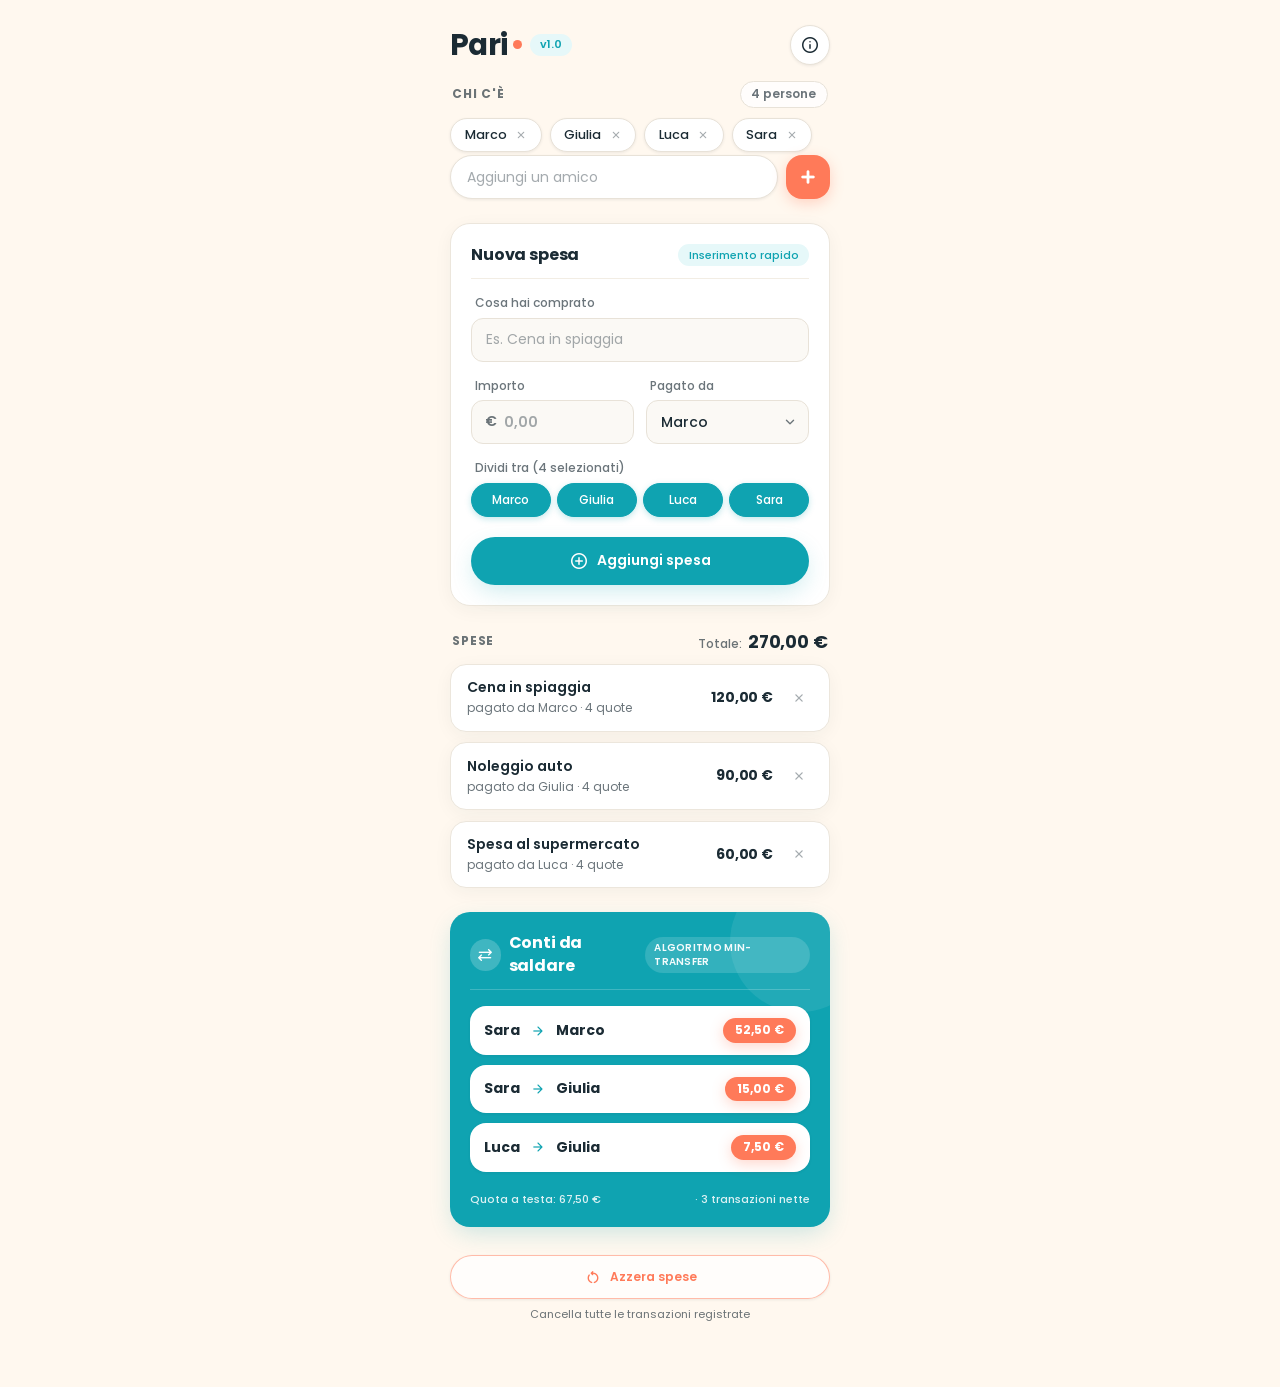
<file: index.html>
<!DOCTYPE html>
<html lang="it">

<head>
  <meta charset="UTF-8" />
  <meta name="viewport"
    content="width=device-width, initial-scale=1.0, maximum-scale=1.0, user-scalable=no, viewport-fit=cover" />
  <title>Chi ha pagato - Conti Condivisi</title>

  <!-- Google Fonts: Poppins (testi) e Material Symbols Rounded (icone) -->
  <link rel="preconnect" href="https://fonts.googleapis.com" />
  <link rel="preconnect" href="https://fonts.gstatic.com" crossorigin />
  <link href="https://fonts.googleapis.com/css2?family=Poppins:wght@400;500;600;700&display=swap" rel="stylesheet" />
  <link
    href="https://fonts.googleapis.com/css2?family=Material+Symbols+Rounded:opsz,wght,FILL,GRAD@20..48,100..700,0..1,-50..200"
    rel="stylesheet" />

  <!-- Foglio di stile CSS esterno -->
  <link rel="stylesheet" href="style.css" />
</head>

<body>

  <!-- =========================================================
       CONTENITORE PRINCIPALE (Mobile-first, max 420px)
       ========================================================= -->
  <div class="app-container">

    <!-- 1. HEADER DELL'APPLICAZIONE -->
    <header class="app-header">
      <div class="brand-group">
        <h1 class="brand-title">
          Pari
          <span class="brand-dot" aria-hidden="true"></span>
        </h1>
        <span class="brand-badge">v1.0</span>
      </div>
      <button id="info-btn" class="btn-icon-circle" type="button" aria-label="Informazioni sull'applicazione">
        <span class="material-symbols-rounded">info</span>
      </button>
    </header>

    <!-- AREA PRINCIPALE CONTENUTI -->
    <main class="app-main">

      <!-- 2. SEZIONE "CHI C'È" (PARTECIPANTI) -->
      <section class="section-people" aria-labelledby="people-heading">
        <div class="section-header">
          <h2 id="people-heading" class="section-title">Chi c'è</h2>
          <span id="people-count" class="counter-badge">0 persone</span>
        </div>

        <!-- Lista dei chip con i partecipanti -->
        <div id="people-chips" class="people-chips-container" aria-live="polite"></div>

        <!-- Input per aggiungere un nuovo amico -->
        <div class="add-person-form">
          <input id="person-name-input" class="input-text-pill" type="text" placeholder="Aggiungi un amico"
            maxlength="25" autocomplete="off" aria-label="Nome del nuovo partecipante" />
          <button id="add-person-btn" class="btn-add-icon" type="button" aria-label="Aggiungi partecipante alla lista">
            <span class="material-symbols-rounded">add</span>
          </button>
        </div>

        <!-- Messaggio di avviso per errori sulle persone -->
        <div id="person-feedback" class="feedback-message" role="alert"></div>
      </section>

      <!-- 3. CARD "NUOVA SPESA" -->
      <section class="card" aria-labelledby="new-expense-heading">
        <div class="card-header">
          <h3 id="new-expense-heading" class="card-title">Nuova spesa</h3>
          <span class="card-badge">Inserimento rapido</span>
        </div>

        <!-- Campo: Descrizione della spesa -->
        <div class="form-group">
          <label for="expense-desc-input" class="form-label">Cosa hai comprato</label>
          <input id="expense-desc-input" class="input-field" type="text" placeholder="Es. Cena in spiaggia"
            autocomplete="off" />
        </div>

        <!-- Griglia: Importo e Pagato da -->
        <div class="form-grid-2">
          <div class="form-group">
            <label for="expense-amount-input" class="form-label">Importo</label>
            <div class="input-currency-wrapper">
              <span class="currency-symbol" aria-hidden="true">€</span>
              <input id="expense-amount-input" class="input-field" type="text" inputmode="decimal" placeholder="0,00"
                autocomplete="off" />
            </div>
          </div>

          <div class="form-group">
            <label for="expense-payer-select" class="form-label">Pagato da</label>
            <div class="select-wrapper">
              <select id="expense-payer-select" class="select-field" aria-label="Seleziona chi ha pagato la spesa">
                <!-- Opzioni popolate dinamicamente -->
              </select>
              <span class="material-symbols-rounded select-arrow" aria-hidden="true">expand_more</span>
            </div>
          </div>
        </div>

        <!-- Campo: Dividi tra (Chip interattivi) -->
        <div class="form-group">
          <label id="split-label" class="form-label">Dividi tra (0 selezionati)</label>
          <div id="split-chips-container" class="split-chips-grid" role="group" aria-labelledby="split-label">
            <!-- Pulsanti chip generati dinamicamente -->
          </div>
        </div>

        <!-- Pulsante di invio della spesa -->
        <button id="add-expense-btn" class="btn-primary-cta" type="button">
          <span class="material-symbols-rounded">add_circle</span>
          <span>Aggiungi spesa</span>
        </button>

        <!-- Messaggio di errore per validazione spesa -->
        <div id="expense-feedback" class="feedback-message" role="alert"></div>
      </section>

      <!-- 4. SEZIONE "SPESE" (LISTA DELLE TRANSAZIONI) -->
      <section class="section-expenses" aria-labelledby="expenses-heading">
        <div class="section-header">
          <h2 id="expenses-heading" class="section-title">Spese</h2>
          <div class="expenses-total-group">
            <span class="expenses-total-label">Totale:</span>
            <span id="expenses-total-amount" class="expenses-total-amount">0,00 €</span>
          </div>
        </div>

        <!-- Contenitore della lista delle spese -->
        <div id="expenses-list" class="expenses-list" aria-live="polite">
          <!-- Righe generate da JavaScript -->
        </div>
      </section>

      <!-- 5. CARD "CONTI DA SALDARE" (TURCHESE) -->
      <section class="card-settlement" aria-labelledby="settlement-heading">
        <!-- Decorazione grafica estiva -->
        <div class="settlement-bg-circle" aria-hidden="true"></div>

        <div class="settlement-header">
          <div class="settlement-title-group">
            <div class="settlement-icon-badge" aria-hidden="true">
              <span class="material-symbols-rounded">sync_alt</span>
            </div>
            <h3 id="settlement-heading" class="settlement-title">Conti da saldare</h3>
          </div>
          <span class="settlement-tag">Algoritmo Min-Transfer</span>
        </div>

        <!-- Lista dei debiti/trasferimenti netti da effettuare -->
        <div id="settlement-list" class="settlement-list" aria-live="polite">
          <!-- Righe generate da JavaScript -->
        </div>

        <!-- Riepilogo inferiore della card -->
        <div class="settlement-footer">
          <span id="settlement-per-person">Quota a testa: 0,00 €</span>
          <span id="settlement-transfers-count">· 0 transazioni nette</span>
        </div>
      </section>

      <!-- 6. AZIONE SECONDARIA (AZZERA SPESE) -->
      <div class="reset-section">
        <button id="reset-expenses-btn" class="btn-reset" type="button">
          <span class="material-symbols-rounded">restart_alt</span>
          <span>Azzera spese</span>
        </button>
        <span class="reset-hint">Cancella tutte le transazioni registrate</span>
      </div>

    </main>
  </div>

  <!-- MODALE INFORMATIVO -->
  <div id="info-modal" class="modal-overlay" role="dialog" aria-modal="true" aria-labelledby="info-modal-title">
    <div class="modal-card">
      <div class="modal-header">
        <h3 id="info-modal-title">Come funziona Pari</h3>
        <button id="close-modal-btn" class="btn-icon-circle" type="button" aria-label="Chiudi finestra informazioni">
          <span class="material-symbols-rounded">close</span>
        </button>
      </div>
      <div class="modal-body">
        <p><strong>1. Persone:</strong> Aggiungi gli amici con cui stai condividendo le spese delle vacanze o delle
          uscite.</p>
        <p><strong>2. Spese:</strong> Registra ogni acquisto indicando chi ha pagato e seleziona con un tocco tra chi
          dividerlo.</p>
        <p><strong>3. Conti esatti:</strong> Pari calcola al centesimo il saldo di tutti e riduce al minimo
          indispensabile il numero di scambi di denaro da effettuare!</p>
      </div>
    </div>
  </div>

  <!-- Script JavaScript esterno -->
  <script src="script.js"></script>
</body>

</html>
</file>
<file: style.css>
/* =========================================================
   VARIABILI CSS (:root)
   Palette costiera, font, raggi di curvatura e ombre
   ========================================================= */
:root {
  /* Colori principali */
  --color-sand: #FFF8EF;          /* Sfondo caldo sabbia */
  --color-petrol: #1B2B34;        /* Testo scuro blu petrolio */
  --color-petrol-muted: rgba(27, 43, 52, 0.65);
  --color-petrol-light: rgba(27, 43, 52, 0.4);
  --color-sea: #0FA3B1;           /* Turchese mare primario */
  --color-sea-hover: #0D8E9B;
  --color-sea-light: #E6F8F9;     /* Fondo turchese chiaro */
  --color-coral: #FF7A59;         /* Corallo accento */
  --color-coral-hover: #F26B49;
  --color-coral-light: rgba(255, 122, 89, 0.12);
  --color-white: #FFFFFF;
  --color-input-bg: #FBF9F5;
  
  /* Bordi */
  --color-border: #E8E2D8;
  --color-border-card: #ECE6DC;
  --color-border-subtle: #F2EDE4;

  /* Stato di errore */
  --color-error: #BA1A1A;
  --color-error-bg: #FFDAD6;

  /* Ombre morbide */
  --shadow-soft: 0 4px 20px -2px rgba(27, 43, 52, 0.06);
  --shadow-highlight: 0 8px 24px -4px rgba(15, 163, 177, 0.24);
  --shadow-coral: 0 4px 14px 0 rgba(255, 122, 89, 0.3);
  --shadow-sm: 0 1px 3px rgba(27, 43, 52, 0.08);

  /* Raggi di curvatura (Border radius) */
  --radius-pill: 9999px;
  --radius-card: 20px;
  --radius-button: 16px;
  --radius-input: 12px;

  /* Tipografia */
  --font-family: 'Poppins', sans-serif;
}

/* =========================================================
   RESET E STILI DI BASE
   ========================================================= */
*, *::before, *::after {
  box-sizing: border-box;
  margin: 0;
  padding: 0;
}

html, body {
  width: 100%;
  min-height: 100%;
  background-color: var(--color-sand);
  color: var(--color-petrol);
  font-family: var(--font-family);
  -webkit-font-smoothing: antialiased;
  line-height: 1.4;
}

/* Nasconde la scrollbar pur mantenendo lo scroll */
::-webkit-scrollbar {
  display: none;
}
* {
  -ms-overflow-style: none;
  scrollbar-width: none;
}

/* Impostazione icone Google */
.material-symbols-rounded {
  font-family: 'Material Symbols Rounded';
  font-weight: normal;
  font-style: normal;
  font-size: 20px;
  line-height: 1;
  display: inline-block;
  vertical-align: middle;
  user-select: none;
}

/* =========================================================
   LAYOUT MOBILE-FIRST (Centrato su desktop max 420px)
   ========================================================= */
.app-container {
  width: 100%;
  max-width: 420px;
  margin: 0 auto;
  min-height: 100vh;
  display: flex;
  flex-direction: column;
  padding: 1rem 1.25rem 2.5rem;
}

/* =========================================================
   HEADER
   ========================================================= */
.app-header {
  display: flex;
  align-items: center;
  justify-content: space-between;
  padding: 0.5rem 0 1rem;
}

.brand-group {
  display: flex;
  align-items: center;
  gap: 0.5rem;
}

.brand-title {
  font-size: 1.85rem;
  font-weight: 700;
  letter-spacing: -0.02em;
  color: var(--color-petrol);
  display: flex;
  align-items: center;
}

.brand-dot {
  display: inline-block;
  width: 9px;
  height: 9px;
  background-color: var(--color-coral);
  border-radius: var(--radius-pill);
  margin-left: 0.35rem;
  animation: pulse 2s infinite ease-in-out;
}

@keyframes pulse {
  0%, 100% { transform: scale(1); opacity: 1; }
  50% { transform: scale(1.3); opacity: 0.7; }
}

.brand-badge {
  font-size: 11px;
  font-weight: 600;
  color: var(--color-sea);
  background-color: var(--color-sea-light);
  padding: 0.2rem 0.6rem;
  border-radius: var(--radius-pill);
  letter-spacing: 0.02em;
}

.btn-icon-circle {
  width: 40px;
  height: 40px;
  border-radius: var(--radius-pill);
  background-color: var(--color-white);
  border: 1px solid var(--color-border);
  box-shadow: var(--shadow-sm);
  display: flex;
  align-items: center;
  justify-content: center;
  color: var(--color-petrol);
  cursor: pointer;
  transition: all 0.2s ease;
}

.btn-icon-circle:hover {
  background-color: var(--color-sea-light);
  color: var(--color-sea);
  border-color: var(--color-sea);
}

.btn-icon-circle:active {
  transform: scale(0.95);
}

/* =========================================================
   MAIN E SEZIONI
   ========================================================= */
.app-main {
  flex: 1;
  display: flex;
  flex-direction: column;
  gap: 1.5rem;
}

.section-header {
  display: flex;
  align-items: center;
  justify-content: space-between;
  padding: 0 0.15rem;
  margin-bottom: 0.6rem;
}

.section-title {
  font-size: 0.75rem;
  font-weight: 700;
  text-transform: uppercase;
  letter-spacing: 0.06em;
  color: var(--color-petrol-muted);
}

.counter-badge {
  font-size: 0.75rem;
  font-weight: 600;
  color: var(--color-petrol-muted);
  background-color: rgba(255, 255, 255, 0.8);
  padding: 0.25rem 0.65rem;
  border-radius: var(--radius-pill);
  border: 1px solid var(--color-border);
}

/* =========================================================
   SEZIONE: CHI C'È (PERSONE)
   ========================================================= */
.people-chips-container {
  display: flex;
  flex-wrap: wrap;
  gap: 0.5rem;
  min-height: 34px;
}

.person-chip {
  display: inline-flex;
  align-items: center;
  gap: 0.35rem;
  padding: 0.35rem 0.65rem 0.35rem 0.85rem;
  background-color: var(--color-white);
  border: 1px solid var(--color-border);
  border-radius: var(--radius-pill);
  box-shadow: var(--shadow-sm);
  font-size: 0.8rem;
  font-weight: 500;
  color: var(--color-petrol);
  transition: transform 0.15s ease;
}

.person-chip:hover {
  border-color: #d8cfc3;
}

.chip-delete-btn {
  width: 18px;
  height: 18px;
  border-radius: var(--radius-pill);
  border: none;
  background: transparent;
  display: flex;
  align-items: center;
  justify-content: center;
  color: var(--color-petrol-light);
  cursor: pointer;
  transition: color 0.2s ease, background-color 0.2s ease;
}

.chip-delete-btn:hover {
  color: var(--color-coral);
  background-color: var(--color-coral-light);
}

.chip-delete-btn .material-symbols-rounded {
  font-size: 14px;
}

.add-person-form {
  display: flex;
  gap: 0.5rem;
  margin-top: 0.2rem;
}

.input-text-pill {
  flex: 1;
  height: 44px;
  padding: 0 1rem;
  background-color: var(--color-white);
  border: 1px solid var(--color-border);
  border-radius: var(--radius-pill);
  font-family: var(--font-family);
  font-size: 0.875rem;
  color: var(--color-petrol);
  box-shadow: var(--shadow-sm);
  outline: none;
  transition: border-color 0.2s ease, box-shadow 0.2s ease;
}

.input-text-pill::placeholder {
  color: var(--color-petrol-light);
}

.input-text-pill:focus {
  border-color: var(--color-sea);
  box-shadow: 0 0 0 3px rgba(15, 163, 177, 0.15);
}

.btn-add-icon {
  width: 44px;
  height: 44px;
  background-color: var(--color-coral);
  color: var(--color-white);
  border: none;
  border-radius: var(--radius-button);
  box-shadow: var(--shadow-coral);
  display: flex;
  align-items: center;
  justify-content: center;
  cursor: pointer;
  flex-shrink: 0;
  transition: background-color 0.2s ease, transform 0.15s ease;
}

.btn-add-icon:hover {
  background-color: var(--color-coral-hover);
}

.btn-add-icon:active {
  transform: scale(0.95);
}

.btn-add-icon .material-symbols-rounded {
  font-size: 22px;
  font-weight: 700;
}

.feedback-message {
  font-size: 0.75rem;
  font-weight: 500;
  padding: 0.45rem 0.75rem;
  border-radius: 8px;
  margin-top: 0.35rem;
  display: none;
}

.feedback-message.error {
  display: block;
  color: var(--color-error);
  background-color: var(--color-error-bg);
  border: 1px solid rgba(186, 26, 26, 0.2);
}

/* =========================================================
   CARD BIANCA: NUOVA SPESA
   ========================================================= */
.card {
  background-color: var(--color-white);
  border: 1px solid var(--color-border-card);
  border-radius: var(--radius-card);
  padding: 1.25rem;
  box-shadow: var(--shadow-soft);
  display: flex;
  flex-direction: column;
  gap: 1rem;
}

.card-header {
  display: flex;
  align-items: center;
  justify-content: space-between;
  padding-bottom: 0.75rem;
  border-bottom: 1px solid var(--color-border-subtle);
}

.card-title {
  font-size: 1rem;
  font-weight: 700;
  color: var(--color-petrol);
  letter-spacing: -0.01em;
}

.card-badge {
  font-size: 11px;
  font-weight: 500;
  color: var(--color-sea);
  background-color: var(--color-sea-light);
  padding: 0.2rem 0.65rem;
  border-radius: var(--radius-pill);
}

.form-group {
  display: flex;
  flex-direction: column;
  gap: 0.35rem;
}

.form-label {
  font-size: 0.75rem;
  font-weight: 500;
  color: var(--color-petrol-muted);
  padding-left: 0.25rem;
}

.input-field {
  height: 44px;
  padding: 0 0.85rem;
  background-color: var(--color-input-bg);
  border: 1px solid var(--color-border);
  border-radius: var(--radius-input);
  font-family: var(--font-family);
  font-size: 0.875rem;
  color: var(--color-petrol);
  outline: none;
  transition: all 0.2s ease;
}

.input-field::placeholder {
  color: var(--color-petrol-light);
}

.input-field:focus {
  background-color: var(--color-white);
  border-color: var(--color-sea);
  box-shadow: 0 0 0 3px rgba(15, 163, 177, 0.15);
}

.form-grid-2 {
  display: grid;
  grid-template-columns: 1fr 1fr;
  gap: 0.75rem;
}

.input-currency-wrapper {
  position: relative;
  display: flex;
  align-items: center;
}

.currency-symbol {
  position: absolute;
  left: 0.85rem;
  font-size: 0.875rem;
  font-weight: 600;
  color: var(--color-petrol-muted);
  pointer-events: none;
}

.input-currency-wrapper .input-field {
  width: 100%;
  padding-left: 2rem;
  font-weight: 600;
}

.select-wrapper {
  position: relative;
  display: flex;
  align-items: center;
}

.select-field {
  width: 100%;
  height: 44px;
  padding: 0 2rem 0 0.85rem;
  background-color: var(--color-input-bg);
  border: 1px solid var(--color-border);
  border-radius: var(--radius-input);
  font-family: var(--font-family);
  font-size: 0.875rem;
  font-weight: 500;
  color: var(--color-petrol);
  outline: none;
  appearance: none;
  cursor: pointer;
  transition: all 0.2s ease;
}

.select-field:focus {
  background-color: var(--color-white);
  border-color: var(--color-sea);
  box-shadow: 0 0 0 3px rgba(15, 163, 177, 0.15);
}

.select-arrow {
  position: absolute;
  right: 0.65rem;
  pointer-events: none;
  color: var(--color-petrol-muted);
  font-size: 18px;
}

/* Griglia chip selezione "Dividi tra" */
.split-chips-grid {
  display: grid;
  grid-template-columns: repeat(4, 1fr);
  gap: 0.4rem;
}

.btn-split-chip {
  height: 34px;
  padding: 0 0.4rem;
  border-radius: var(--radius-pill);
  border: 1px solid var(--color-border);
  background-color: var(--color-input-bg);
  color: var(--color-petrol-muted);
  font-family: var(--font-family);
  font-size: 0.75rem;
  font-weight: 500;
  cursor: pointer;
  transition: all 0.2s ease;
  display: flex;
  align-items: center;
  justify-content: center;
  overflow: hidden;
  text-overflow: ellipsis;
  white-space: nowrap;
}

.btn-split-chip:hover {
  border-color: var(--color-sea);
}

.btn-split-chip.selected {
  background-color: var(--color-sea);
  color: var(--color-white);
  border-color: var(--color-sea);
  box-shadow: 0 2px 6px rgba(15, 163, 177, 0.25);
}

.btn-split-chip:active {
  transform: scale(0.96);
}

.btn-primary-cta {
  width: 100%;
  height: 48px;
  margin-top: 0.25rem;
  background-color: var(--color-sea);
  color: var(--color-white);
  border: none;
  border-radius: var(--radius-pill);
  font-family: var(--font-family);
  font-size: 0.875rem;
  font-weight: 600;
  box-shadow: var(--shadow-highlight);
  display: flex;
  align-items: center;
  justify-content: center;
  gap: 0.5rem;
  cursor: pointer;
  transition: background-color 0.2s ease, transform 0.15s ease;
}

.btn-primary-cta:hover {
  background-color: var(--color-sea-hover);
}

.btn-primary-cta:active {
  transform: scale(0.98);
}

.btn-primary-cta .material-symbols-rounded {
  font-size: 20px;
}

/* =========================================================
   SEZIONE: LISTA SPESE
   ========================================================= */
.expenses-total-group {
  display: flex;
  align-items: baseline;
  gap: 0.35rem;
}

.expenses-total-label {
  font-size: 0.75rem;
  font-weight: 500;
  color: var(--color-petrol-muted);
}

.expenses-total-amount {
  font-size: 1.1rem;
  font-weight: 700;
  color: var(--color-petrol);
  letter-spacing: -0.01em;
}

.expenses-list {
  display: flex;
  flex-direction: column;
  gap: 0.65rem;
}

.expense-item {
  display: flex;
  align-items: center;
  justify-content: space-between;
  padding: 0.85rem 1rem;
  background-color: var(--color-white);
  border: 1px solid var(--color-border-card);
  border-radius: 16px;
  box-shadow: var(--shadow-soft);
  transition: border-color 0.2s ease, transform 0.15s ease;
}

.expense-item:hover {
  border-color: rgba(15, 163, 177, 0.35);
}

.expense-info {
  display: flex;
  flex-direction: column;
  min-width: 0;
  padding-right: 0.5rem;
}

.expense-name {
  font-size: 0.875rem;
  font-weight: 600;
  color: var(--color-petrol);
  white-space: nowrap;
  overflow: hidden;
  text-overflow: ellipsis;
}

.expense-sub {
  font-size: 0.75rem;
  color: var(--color-petrol-muted);
  margin-top: 0.15rem;
}

.expense-actions {
  display: flex;
  align-items: center;
  gap: 0.75rem;
  flex-shrink: 0;
}

.expense-amount {
  font-size: 0.875rem;
  font-weight: 700;
  color: var(--color-petrol);
  letter-spacing: -0.01em;
}

.btn-delete-expense {
  width: 28px;
  height: 28px;
  border-radius: var(--radius-pill);
  border: none;
  background: transparent;
  color: var(--color-petrol-light);
  display: flex;
  align-items: center;
  justify-content: center;
  cursor: pointer;
  transition: all 0.2s ease;
}

.btn-delete-expense:hover {
  color: var(--color-coral);
  background-color: #fee2e2;
}

.btn-delete-expense .material-symbols-rounded {
  font-size: 16px;
}

.empty-state {
  padding: 1.5rem 1rem;
  text-align: center;
  background-color: var(--color-white);
  border: 1px dashed var(--color-border);
  border-radius: 16px;
  color: var(--color-petrol-muted);
  font-size: 0.85rem;
  font-weight: 500;
}

/* =========================================================
   CARD TURCHESE: CONTI DA SALDARE (Algoritmo Min-Transfer)
   ========================================================= */
.card-settlement {
  position: relative;
  background-color: var(--color-sea);
  color: var(--color-white);
  border-radius: var(--radius-card);
  padding: 1.25rem;
  box-shadow: var(--shadow-highlight);
  display: flex;
  flex-direction: column;
  gap: 1rem;
  overflow: hidden;
}

/* Decorazione curva morbida di fondo */
.settlement-bg-circle {
  position: absolute;
  top: -40px;
  right: -40px;
  width: 140px;
  height: 140px;
  border-radius: var(--radius-pill);
  background-color: rgba(255, 255, 255, 0.08);
  pointer-events: none;
}

.settlement-header {
  display: flex;
  align-items: center;
  justify-content: space-between;
  padding-bottom: 0.75rem;
  border-bottom: 1px solid rgba(255, 255, 255, 0.2);
}

.settlement-title-group {
  display: flex;
  align-items: center;
  gap: 0.5rem;
}

.settlement-icon-badge {
  width: 32px;
  height: 32px;
  border-radius: var(--radius-pill);
  background-color: rgba(255, 255, 255, 0.2);
  display: flex;
  align-items: center;
  justify-content: center;
}

.settlement-icon-badge .material-symbols-rounded {
  color: var(--color-white);
  font-size: 18px;
}

.settlement-title {
  font-size: 1rem;
  font-weight: 700;
  color: var(--color-white);
  letter-spacing: -0.01em;
}

.settlement-tag {
  font-size: 10px;
  font-weight: 600;
  letter-spacing: 0.03em;
  text-transform: uppercase;
  padding: 0.25rem 0.6rem;
  border-radius: var(--radius-pill);
  background-color: rgba(255, 255, 255, 0.15);
  color: rgba(255, 255, 255, 0.95);
}

.settlement-list {
  display: flex;
  flex-direction: column;
  gap: 0.6rem;
}

.settlement-row {
  display: flex;
  align-items: center;
  justify-content: space-between;
  padding: 0.75rem 0.9rem;
  background-color: var(--color-white);
  border-radius: 16px;
  box-shadow: var(--shadow-sm);
  color: var(--color-petrol);
}

.settlement-parties {
  display: flex;
  align-items: center;
  gap: 0.6rem;
  font-size: 0.875rem;
  font-weight: 700;
  color: var(--color-petrol);
}

.settlement-parties .material-symbols-rounded {
  color: var(--color-sea);
  font-size: 16px;
}

.settlement-badge-amount {
  padding: 0.25rem 0.75rem;
  border-radius: var(--radius-pill);
  background-color: var(--color-coral);
  color: var(--color-white);
  font-size: 0.75rem;
  font-weight: 700;
  box-shadow: var(--shadow-coral);
}

.settlement-empty-message {
  padding: 1.25rem 0.5rem;
  text-align: center;
  font-size: 0.85rem;
  font-weight: 500;
  color: rgba(255, 255, 255, 0.9);
  background-color: rgba(255, 255, 255, 0.1);
  border-radius: 14px;
}

.settlement-footer {
  display: flex;
  align-items: center;
  justify-content: space-between;
  padding-top: 0.25rem;
  font-size: 11px;
  font-weight: 500;
  color: rgba(255, 255, 255, 0.85);
}

/* =========================================================
   SEZIONE AZIONE SECONDARIA (AZZERA SPESE)
   ========================================================= */
.reset-section {
  margin-top: 0.25rem;
  margin-bottom: 1.5rem;
  display: flex;
  flex-direction: column;
  align-items: center;
  gap: 0.5rem;
}

.btn-reset {
  width: 100%;
  height: 44px;
  border-radius: var(--radius-pill);
  border: 1px solid rgba(255, 122, 89, 0.5);
  background-color: rgba(255, 255, 255, 0.75);
  color: var(--color-coral);
  font-family: var(--font-family);
  font-size: 0.75rem;
  font-weight: 600;
  box-shadow: var(--shadow-sm);
  display: flex;
  align-items: center;
  justify-content: center;
  gap: 0.5rem;
  cursor: pointer;
  transition: all 0.2s ease;
}

.btn-reset:hover {
  background-color: var(--color-coral);
  color: var(--color-white);
}

.btn-reset:active {
  transform: scale(0.98);
}

.btn-reset .material-symbols-rounded {
  font-size: 18px;
}

.reset-hint {
  font-size: 11px;
  color: var(--color-petrol-muted);
}

/* =========================================================
   MODALE INFORMAZIONI
   ========================================================= */
.modal-overlay {
  position: fixed;
  top: 0;
  left: 0;
  width: 100%;
  height: 100%;
  background-color: rgba(27, 43, 52, 0.45);
  backdrop-filter: blur(3px);
  display: none;
  align-items: center;
  justify-content: center;
  z-index: 100;
  padding: 1rem;
}

.modal-overlay.active {
  display: flex;
}

.modal-card {
  background-color: var(--color-white);
  border-radius: var(--radius-card);
  width: 100%;
  max-width: 380px;
  padding: 1.5rem;
  box-shadow: 0 12px 32px rgba(27, 43, 52, 0.15);
  display: flex;
  flex-direction: column;
  gap: 1rem;
  animation: modalFadeIn 0.25s ease-out;
}

@keyframes modalFadeIn {
  from { opacity: 0; transform: translateY(10px) scale(0.98); }
  to { opacity: 1; transform: translateY(0) scale(1); }
}

.modal-header {
  display: flex;
  align-items: center;
  justify-content: space-between;
  border-bottom: 1px solid var(--color-border-subtle);
  padding-bottom: 0.75rem;
}

.modal-header h3 {
  font-size: 1.1rem;
  font-weight: 700;
  color: var(--color-petrol);
}

.modal-body {
  font-size: 0.85rem;
  color: var(--color-petrol-muted);
  display: flex;
  flex-direction: column;
  gap: 0.75rem;
  line-height: 1.5;
}

.modal-body strong {
  color: var(--color-petrol);
}
</file>
